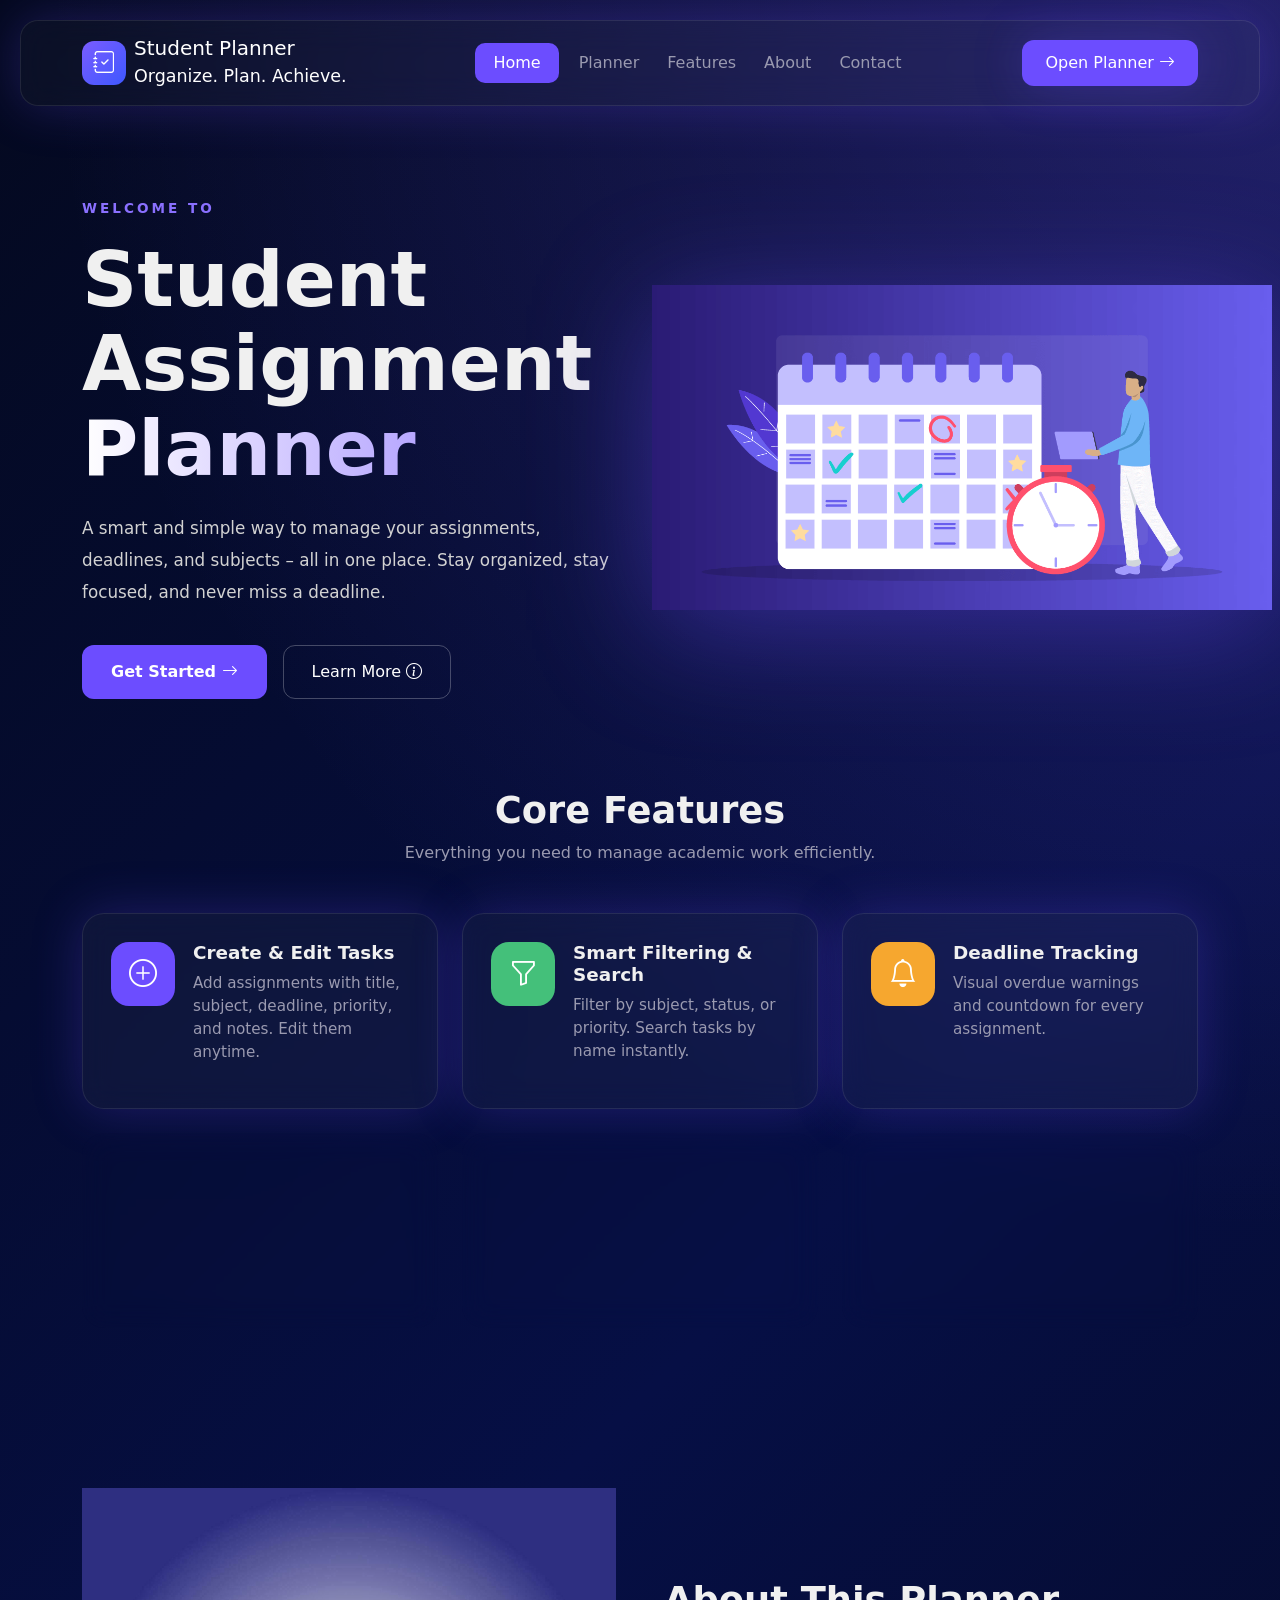
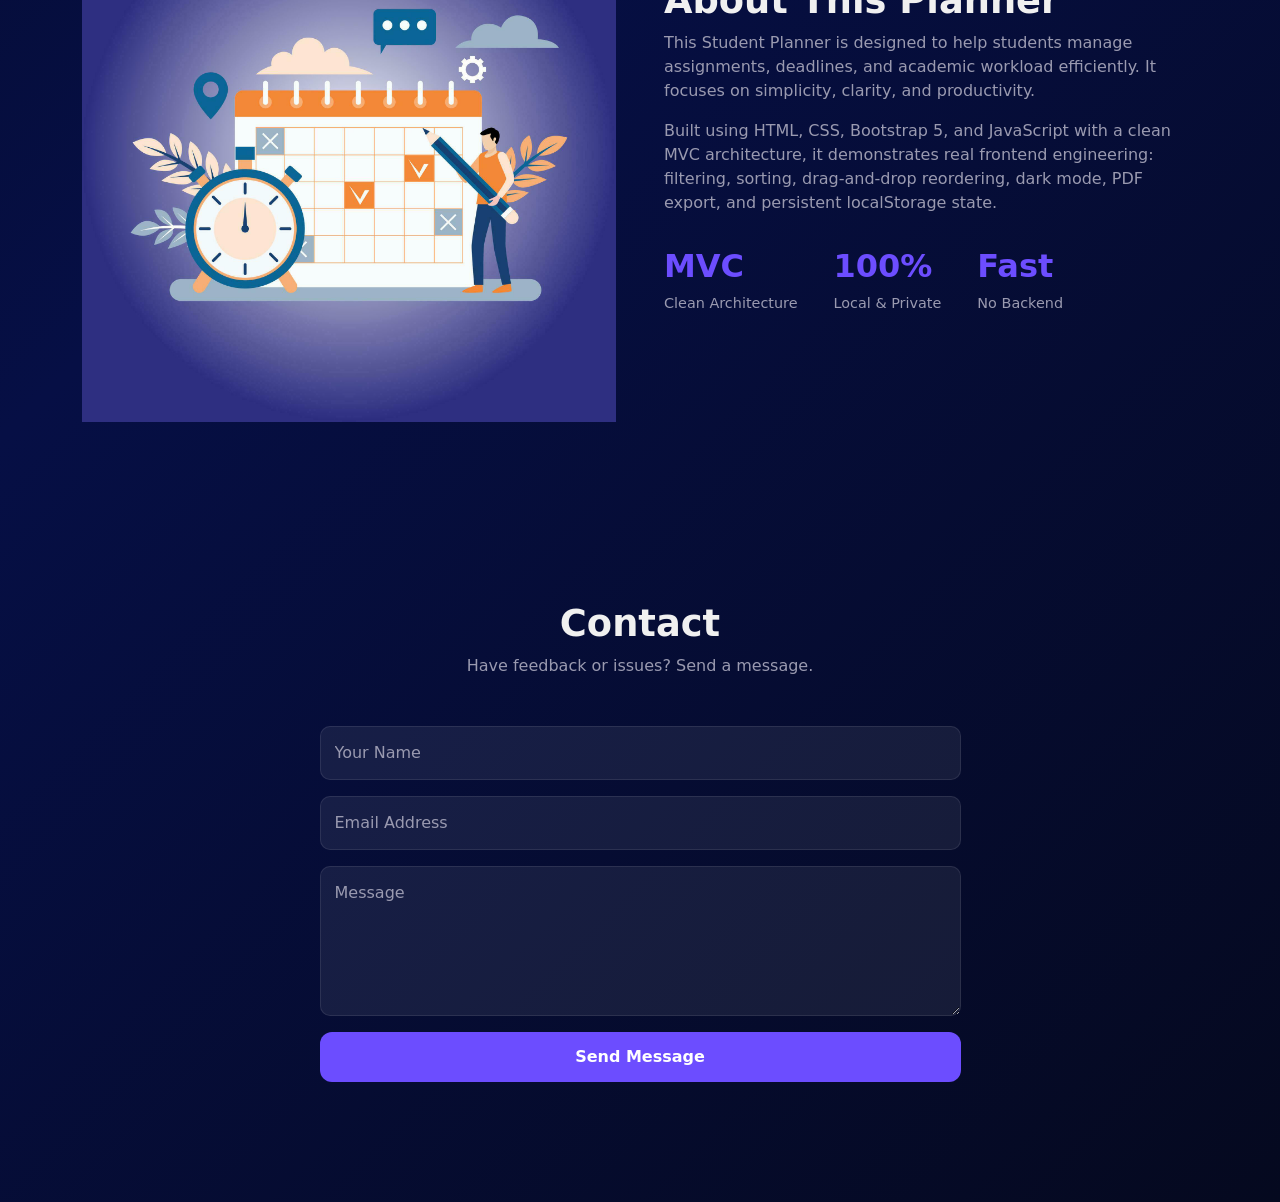
<file: index.html>
<!DOCTYPE html>
<html lang="en">
<head>
    <meta charset="UTF-8">
    <meta name="viewport" content="width=device-width, initial-scale=1.0">
    <title>Student Planner</title>

    <link href="https://cdn.jsdelivr.net/npm/bootstrap@5.3.3/dist/css/bootstrap.min.css" rel="stylesheet">
    <link rel="stylesheet" href="https://cdn.jsdelivr.net/npm/bootstrap-icons@1.11.3/font/bootstrap-icons.min.css">
    <link rel="stylesheet" href="style.css">

    <script src="https://cdn.jsdelivr.net/npm/bootstrap@5.3.3/dist/js/bootstrap.bundle.min.js"></script>
</head>
<body>

<div class="container-fluid hero-wrapper">

    <!-- Navbar -->
    <nav class="navbar navbar-expand-lg navbar-dark custom-nav sticky-top">
        <div class="container">
            <a class="navbar-brand d-flex align-items-center gap-2" href="#">
                <div class="logo-box"><i class="bi bi-journal-check"></i></div>
                <div>
                    <h5 class="mb-0">Student Planner</h5>
                    <small>Organize. Plan. Achieve.</small>
                </div>
            </a>

            <button class="navbar-toggler" data-bs-toggle="collapse" data-bs-target="#navMenu">
                <span class="navbar-toggler-icon"></span>
            </button>

            <div class="collapse navbar-collapse" id="navMenu">
                <ul class="navbar-nav mx-auto">
                    <li class="nav-item"><a class="nav-link active" href="#home">Home</a></li>
                    <li class="nav-item"><a class="nav-link" href="planner.html">Planner</a></li>
                    <li class="nav-item"><a class="nav-link" href="#features">Features</a></li>
                    <li class="nav-item"><a class="nav-link" href="#about">About</a></li>
                    <li class="nav-item"><a class="nav-link" href="#contact">Contact</a></li>
                </ul>
                <a href="planner.html" class="btn planner-btn">
                    Open Planner <i class="bi bi-arrow-right"></i>
                </a>
            </div>
        </div>
    </nav>

    <!-- Hero -->
    <section id="home" class="hero-section">
        <div class="container">
            <div class="row align-items-center">
                <div class="col-lg-6">
                    <span class="welcome-text">WELCOME TO</span>
                    <h1 class="hero-title">
                        Student Assignment
                        <span>Planner</span>
                    </h1>
                    <p class="hero-desc">
                        A smart and simple way to manage your assignments,
                        deadlines, and subjects – all in one place.
                        Stay organized, stay focused, and never miss a deadline.
                    </p>
                    <div class="hero-buttons">
                        <a href="planner.html" class="btn start-btn">
                            Get Started <i class="bi bi-arrow-right"></i>
                        </a>
                        <a href="#features" class="btn learn-btn">
                            Learn More <i class="bi bi-info-circle"></i>
                        </a>
                    </div>
                </div>
                <div class="col-lg-6 text-center">
                    <img src="planner.png" class="img-fluid hero-image" alt="Planner illustration">
                </div>
            </div>
        </div>
    </section>

    <!-- Features -->
    <section id="features" class="features-section">
        <div class="container">
            <div class="text-center mb-5">
                <h2 class="section-title">Core Features</h2>
                <p class="section-text">Everything you need to manage academic work efficiently.</p>
            </div>
            <div class="row g-4">
                <div class="col-lg-4">
                    <div class="feature-card">
                        <div class="icon purple"><i class="bi bi-plus-circle"></i></div>
                        <div>
                            <h4>Create & Edit Tasks</h4>
                            <p>Add assignments with title, subject, deadline, priority, and notes. Edit them anytime.</p>
                        </div>
                    </div>
                </div>
                <div class="col-lg-4">
                    <div class="feature-card">
                        <div class="icon green"><i class="bi bi-funnel"></i></div>
                        <div>
                            <h4>Smart Filtering & Search</h4>
                            <p>Filter by subject, status, or priority. Search tasks by name instantly.</p>
                        </div>
                    </div>
                </div>
                <div class="col-lg-4">
                    <div class="feature-card">
                        <div class="icon orange"><i class="bi bi-bell"></i></div>
                        <div>
                            <h4>Deadline Tracking</h4>
                            <p>Visual overdue warnings and countdown for every assignment.</p>
                        </div>
                    </div>
                </div>
                <div class="col-lg-4">
                    <div class="feature-card">
                        <div class="icon blue"><i class="bi bi-check2-circle"></i></div>
                        <div>
                            <h4>Progress Dashboard</h4>
                            <p>Live stats for total, completed, pending, and overdue tasks with a progress bar.</p>
                        </div>
                    </div>
                </div>
                <div class="col-lg-4">
                    <div class="feature-card">
                        <div class="icon purple"><i class="bi bi-download"></i></div>
                        <div>
                            <h4>Export to PDF</h4>
                            <p>Download your full task list as a PDF with one click using jsPDF.</p>
                        </div>
                    </div>
                </div>
                <div class="col-lg-4">
                    <div class="feature-card">
                        <div class="icon green"><i class="bi bi-moon-stars"></i></div>
                        <div>
                            <h4>Dark / Light Mode</h4>
                            <p>Switch between dark and light themes. Your preference is saved automatically.</p>
                        </div>
                    </div>
                </div>
            </div>
        </div>
    </section>

    <!-- About -->
    <section id="about" class="about-section">
        <div class="container">
            <div class="row align-items-center g-5">
                <div class="col-lg-6">
                    <img src="plan.png" class="img-fluid" alt="About illustration">
                </div>
                <div class="col-lg-6">
                    <h2 class="section-title">About This Planner</h2>
                    <p class="section-text">
                        This Student Planner is designed to help students manage assignments, deadlines,
                        and academic workload efficiently. It focuses on simplicity, clarity, and productivity.
                    </p>
                    <p class="section-text mt-3">
                        Built using HTML, CSS, Bootstrap 5, and JavaScript with a clean MVC architecture,
                        it demonstrates real frontend engineering: filtering, sorting, drag-and-drop reordering,
                        dark mode, PDF export, and persistent localStorage state.
                    </p>
                    <div class="about-stats">
                        <div><h3>MVC</h3><p>Clean Architecture</p></div>
                        <div><h3>100%</h3><p>Local & Private</p></div>
                        <div><h3>Fast</h3><p>No Backend</p></div>
                    </div>
                </div>
            </div>
        </div>
    </section>

    <!-- Contact -->
    <section id="contact" class="contact-section">
        <div class="container">
            <div class="text-center mb-5">
                <h2 class="section-title">Contact</h2>
                <p class="section-text">Have feedback or issues? Send a message.</p>
            </div>
            <div class="row justify-content-center">
                <div class="col-lg-7">
                    <div class="contact-form">
                        <div class="mb-3">
                            <input type="text" class="form-control" placeholder="Your Name">
                        </div>
                        <div class="mb-3">
                            <input type="email" class="form-control" placeholder="Email Address">
                        </div>
                        <div class="mb-3">
                            <textarea class="form-control" rows="5" placeholder="Message"></textarea>
                        </div>
                        <button class="btn add-btn w-100">Send Message</button>
                    </div>
                </div>
            </div>
        </div>
    </section>

</div>
</body>
</html>
</file>
<file: style.css>
/* ============================================================
   STUDENT PLANNER — style.css  (Enhanced v2)
   Themes: dark | light  ×  accent: purple | blue | green
   ============================================================ */

*, *::before, *::after { margin:0; padding:0; box-sizing:border-box; }

/* ── ACCENT PALETTES ─────────────────────────────────────── */
:root,
[data-accent="purple"] {
    --accent:       #6c4dff;
    --accent-light: #8a70ff;
    --accent-dim:   rgba(108,77,255,.18);
    --grad-a:       #7a5cff;
    --grad-b:       #3e58ff;
}
[data-accent="blue"] {
    --accent:       #2b7fff;
    --accent-light: #5b9fff;
    --accent-dim:   rgba(43,127,255,.18);
    --grad-a:       #2b7fff;
    --grad-b:       #0044cc;
}
[data-accent="green"] {
    --accent:       #16a34a;
    --accent-light: #22c55e;
    --accent-dim:   rgba(22,163,74,.18);
    --grad-a:       #16a34a;
    --grad-b:       #059669;
}

/* ── DARK THEME (default) ────────────────────────────────── */
:root {
    --green:        #44c07a;
    --orange:       #f6a72f;
    --red:          #ff4d6d;
    --blue:         #4a83ff;

    --bg:           #05091f;
    --bg-card:      rgba(255,255,255,.04);
    --bg-modal:     #0e1440;
    --border:       rgba(255,255,255,.09);
    --text:         #f0f0f0;
    --text-muted:   #9a9ab0;
    --input-bg:     rgba(255,255,255,.07);
    --nav-bg:       rgba(255,255,255,.03);
    --planner-bg:   #060f45;
    --shadow:       0 0 50px rgba(108,77,255,.25);
    --chip-bg:      rgba(255,255,255,.06);
    --chip-active:  var(--accent);
    --cal-bg:       rgba(255,255,255,.03);
    --cal-today:    var(--accent);
    --cal-event:    var(--accent-light);
}

/* ── LIGHT THEME ─────────────────────────────────────────── */
[data-theme="light"] {
    --bg:           #f4f6ff;
    --bg-card:      #ffffff;
    --bg-modal:     #ffffff;
    --border:       rgba(0,0,0,.09);
    --text:         #1a1a2e;
    --text-muted:   #666680;
    --input-bg:     #f0f2ff;
    --nav-bg:       rgba(255,255,255,.85);
    --planner-bg:   #eef0ff;
    --shadow:       0 4px 30px rgba(108,77,255,.12);
    --chip-bg:      rgba(108,77,255,.08);
    --cal-bg:       rgba(108,77,255,.04);
}

html { scroll-behavior: smooth; }

body {
    background: var(--bg);
    color: var(--text);
    font-family: 'Segoe UI', system-ui, sans-serif;
    transition: background .3s, color .3s;
}

/* ── HERO WRAPPER ────────────────────────────────────────── */
.hero-wrapper {
    min-height: 100vh;
    background:
        radial-gradient(circle at top right, rgba(123,92,255,.25), transparent 40%),
        linear-gradient(135deg, #04091f, #060f45, #05091f);
    padding: 20px;
}
[data-theme="light"] .hero-wrapper {
    background: linear-gradient(135deg,#eef0ff,#dde0ff,#eef0ff);
}

/* ── NAVBAR ──────────────────────────────────────────────── */
.custom-nav {
    border: 1px solid var(--border);
    border-radius: 18px;
    background: var(--nav-bg);
    backdrop-filter: blur(16px);
    box-shadow: var(--shadow);
    padding: 10px 20px;
}
.logo-box {
    width:44px; height:44px;
    border-radius:12px;
    background: linear-gradient(135deg, var(--grad-a), var(--grad-b));
    display:flex; align-items:center; justify-content:center;
    font-size:22px; color:white; flex-shrink:0;
}
.nav-link { color: var(--text-muted) !important; margin:0 6px; transition:color .2s; }
.nav-link:hover { color: var(--text) !important; }
.nav-link.active {
    background: var(--accent); color: white !important;
    border-radius:10px; padding:8px 18px !important;
}
.planner-btn {
    background: var(--accent); color: white !important;
    padding:10px 22px; border-radius:12px; font-weight:500; box-shadow:var(--shadow);
}
.planner-btn:hover { background: var(--accent-light); }

/* ── HERO ────────────────────────────────────────────────── */
.hero-section { padding:90px 0; }
.welcome-text { color:var(--accent-light); letter-spacing:3px; font-weight:600; font-size:.85rem; }
.hero-title {
    font-size: clamp(2.8rem,6vw,5rem);
    font-weight:800; line-height:1.1; margin-top:18px;
}
.hero-title span {
    display:block;
    background: linear-gradient(90deg, #ffffff, var(--accent-light));
    -webkit-background-clip:text; -webkit-text-fill-color:transparent;
}
[data-theme="light"] .hero-title span {
    background: linear-gradient(90deg, #1a1a2e, var(--accent));
    -webkit-background-clip:text; -webkit-text-fill-color:transparent;
}
.hero-desc { color:#d2d2d2; margin-top:22px; line-height:1.9; font-size:1.05rem; max-width:580px; }
[data-theme="light"] .hero-desc { color: var(--text-muted); }
.hero-buttons { margin-top:36px; display:flex; gap:16px; flex-wrap:wrap; }
.start-btn { background:var(--accent); color:white; padding:14px 28px; border-radius:12px; font-weight:600; }
.learn-btn { border:1px solid rgba(255,255,255,.25); color:white; padding:14px 28px; border-radius:12px; }
[data-theme="light"] .learn-btn { border-color:var(--border); color:var(--text); }
.hero-image { max-width:620px; filter:drop-shadow(0 20px 60px rgba(108,77,255,.4)); }

/* ── SECTIONS ────────────────────────────────────────────── */
.section-title { font-size:2.3rem; font-weight:700; }
.section-text  { color:var(--text-muted); max-width:680px; margin:auto; }
.features-section { padding-bottom:60px; }

.feature-card {
    background:var(--bg-card); border:1px solid var(--border);
    border-radius:22px; padding:28px;
    display:flex; gap:18px; align-items:flex-start;
    height:100%; box-shadow:var(--shadow); backdrop-filter:blur(14px);
    transition:transform .25s;
}
.feature-card:hover { transform:translateY(-4px); }
.feature-card h4 { font-size:1.15rem; font-weight:600; }
.feature-card p  { color:var(--text-muted); margin-top:8px; font-size:.95rem; }

.icon {
    min-width:64px; height:64px; border-radius:18px;
    display:flex; align-items:center; justify-content:center;
    font-size:28px; color:white; flex-shrink:0;
}
.icon.purple { background:var(--accent); }
.icon.green  { background:var(--green);  }
.icon.orange { background:var(--orange); }
.icon.blue   { background:var(--blue);   }

.about-section { padding:100px 0; }
.about-stats { display:flex; gap:36px; margin-top:32px; flex-wrap:wrap; }
.about-stats h3 { color:var(--accent); font-size:2rem; font-weight:800; }
.about-stats p  { color:var(--text-muted); font-size:.9rem; }

.contact-section { padding:80px 0 100px; }
.contact-form .form-control { padding:14px; border-radius:12px; margin-bottom:4px; }

/* ── PLANNER PAGE ────────────────────────────────────────── */
.planner-section { min-height:100vh; padding:80px 0 100px; background:var(--bg); }
.plan-text {
    font-size:2.5rem; font-weight:800;
    background: linear-gradient(90deg, var(--text), var(--accent-light));
    -webkit-background-clip:text; -webkit-text-fill-color:transparent;
}
.planner-box {
    background:var(--planner-bg); border:1px solid var(--border);
    border-radius:24px; padding:36px; box-shadow:var(--shadow);
}

/* ── THEME + ACCENT CONTROLS ─────────────────────────────── */
.navbar-controls { display:flex; align-items:center; gap:8px; }
.accent-dots { display:flex; gap:6px; align-items:center; }
.accent-dot {
    width:18px; height:18px; border-radius:50%; cursor:pointer;
    border:2px solid transparent; transition:transform .2s, border-color .2s;
}
.accent-dot:hover { transform:scale(1.2); }
.accent-dot.active { border-color: white; transform:scale(1.15); }
[data-theme="light"] .accent-dot.active { border-color:#333; }
.dot-purple { background:#6c4dff; }
.dot-blue   { background:#2b7fff; }
.dot-green  { background:#16a34a; }

/* ── FORM INPUTS ─────────────────────────────────────────── */
.form-control, .form-select {
    background: var(--input-bg) !important;
    border: 1px solid var(--border) !important;
    color: var(--text) !important;
    border-radius:10px !important;
    padding:12px 14px;
}
.form-control:focus, .form-select:focus {
    box-shadow: 0 0 0 3px var(--accent-dim) !important;
    border-color: var(--accent) !important;
}
.form-control::placeholder { color:var(--text-muted) !important; }
.form-select option { background:var(--bg-modal); color:var(--text); }

.add-btn {
    background:var(--accent); color:white !important;
    padding:12px 24px; border-radius:12px; font-weight:600;
    transition:background .2s, transform .15s;
}
.add-btn:hover { background:var(--accent-light); transform:translateY(-1px); }

/* ── STATS ROW ───────────────────────────────────────────── */
.stats-row {
    display:grid;
    grid-template-columns:repeat(4,1fr);
    gap:16px;
}
.stat-card {
    background:var(--bg-card); border:1px solid var(--border);
    border-radius:18px; padding:20px 22px;
    display:flex; align-items:center; gap:16px;
    box-shadow:var(--shadow); backdrop-filter:blur(12px);
    transition:transform .2s;
}
.stat-card:hover { transform:translateY(-3px); }
.stat-icon {
    width:48px; height:48px; border-radius:14px;
    display:flex; align-items:center; justify-content:center;
    font-size:22px; flex-shrink:0;
}
.stat-icon.total   { background:rgba(108,77,255,.2);  color:var(--accent-light); }
.stat-icon.done    { background:rgba(68,192,122,.2);  color:var(--green); }
.stat-icon.pending { background:rgba(246,167,47,.2);  color:var(--orange); }
.stat-icon.overdue { background:rgba(255,77,109,.2);  color:var(--red); }
.stat-num   { font-size:2rem; font-weight:800; line-height:1; }
.stat-label { color:var(--text-muted); font-size:.8rem; margin-top:2px; }

/* ── PROGRESS ────────────────────────────────────────────── */
.progress-section {}
.progress-bar { background: linear-gradient(90deg, var(--accent), var(--accent-light)); }

/* ── TAB NAV ─────────────────────────────────────────────── */
.planner-tabs {
    display:flex; gap:8px; margin-bottom:24px; flex-wrap:wrap;
    border-bottom:1px solid var(--border); padding-bottom:12px;
}
.tab-btn {
    background:none; border:none; color:var(--text-muted);
    padding:8px 16px; border-radius:10px; cursor:pointer;
    font-size:.9rem; font-weight:500; transition:all .2s;
    display:flex; align-items:center; gap:6px;
}
.tab-btn:hover { color:var(--text); background:var(--chip-bg); }
.tab-btn.active { background:var(--accent); color:white; }

.tab-pane { display:none; animation:fadeIn .25s ease; }
.tab-pane.active { display:block; }

/* ── CONTROLS ────────────────────────────────────────────── */
.controls-row {
    display:flex; gap:12px; align-items:center; flex-wrap:wrap;
}
.search-wrap { position:relative; flex:1; min-width:180px; }
.search-icon {
    position:absolute; left:12px; top:50%; transform:translateY(-50%);
    color:var(--text-muted); pointer-events:none;
}
.search-input { padding-left:36px !important; }
.filter-select { max-width:180px; }

.sort-chips { display:flex; align-items:center; gap:8px; flex-wrap:wrap; }
.sort-label { color:var(--text-muted); font-size:.82rem; }
.chip {
    background:var(--chip-bg); border:1px solid var(--border);
    color:var(--text-muted); border-radius:20px;
    padding:5px 14px; font-size:.82rem; cursor:pointer;
    transition:all .2s;
}
.chip:hover, .chip.active { background:var(--accent); border-color:var(--accent); color:white; }

.action-bar { display:flex; gap:10px; flex-wrap:wrap; }
.action-outline-btn {
    border:1px solid var(--border); background:transparent;
    color:var(--text-muted); border-radius:10px;
    padding:8px 16px; font-size:.85rem; cursor:pointer;
    transition:all .2s;
}
.action-outline-btn:hover { border-color:var(--accent); color:var(--accent) !important; background:var(--accent-dim); }

/* ── TASK CARDS ──────────────────────────────────────────── */
.task-card {
    background:var(--bg-card); border:1px solid var(--border);
    border-radius:16px; padding:18px 20px; margin-bottom:12px;
    display:flex; align-items:flex-start; gap:14px;
    transition:transform .2s, box-shadow .2s, opacity .3s;
    animation:fadeIn .25s ease; cursor:default;
}
@keyframes fadeIn {
    from { opacity:0; transform:translateY(8px); }
    to   { opacity:1; transform:translateY(0); }
}
.task-card:hover { transform:translateY(-2px); box-shadow:0 8px 30px rgba(0,0,0,.15); }
.task-card.high   { border-left:4px solid var(--red);    }
.task-card.medium { border-left:4px solid var(--orange); }
.task-card.low    { border-left:4px solid var(--green);  }
.task-card.completed { opacity:.65; }
.task-card.overdue   { background:rgba(255,77,109,.06); border-color:rgba(255,77,109,.3); }
.task-card.dragging  { opacity:.5; box-shadow:0 12px 40px rgba(108,77,255,.4); }
.task-card.drag-over { border:2px dashed var(--accent); background:var(--accent-dim); }

.task-check { flex-shrink:0; padding-top:2px; }
.check-btn {
    background:none; border:none; color:var(--text-muted);
    font-size:1.4rem; cursor:pointer; transition:color .2s, transform .15s; line-height:1;
}
.check-btn:hover   { color:var(--green); transform:scale(1.1); }
.check-btn.checked { color:var(--green); }

.task-body { flex:1; min-width:0; }
.task-top {
    display:flex; align-items:flex-start;
    justify-content:space-between; gap:12px; flex-wrap:wrap;
}
.task-title { font-size:1rem; font-weight:600; margin:0; color:var(--text); }
.task-title.strikethrough { text-decoration:line-through; color:var(--text-muted); }
.task-badges { display:flex; gap:6px; flex-wrap:wrap; }

.badge-subject {
    background:var(--accent-dim); color:var(--accent-light);
    border-radius:20px; padding:3px 10px; font-size:.75rem; font-weight:600; white-space:nowrap;
}
.badge-priority { border-radius:20px; padding:3px 10px; font-size:.75rem; font-weight:600; text-transform:capitalize; white-space:nowrap; }
.badge-priority.high   { background:rgba(255,77,109,.15); color:#ff8099; }
.badge-priority.medium { background:rgba(246,167,47,.15);  color:#f6c97f; }
.badge-priority.low    { background:rgba(68,192,122,.15);  color:#6ddb9d; }

.task-meta { display:flex; align-items:center; gap:12px; margin-top:8px; flex-wrap:wrap; font-size:.82rem; color:var(--text-muted); }
.badge-done     { background:rgba(68,192,122,.15); color:var(--green);   border-radius:20px; padding:2px 10px; font-size:.78rem; }
.badge-overdue  { background:rgba(255,77,109,.15); color:#ff8099;        border-radius:20px; padding:2px 10px; font-size:.78rem; }
.badge-due-soon { background:rgba(246,167,47,.15); color:var(--orange);  border-radius:20px; padding:2px 10px; font-size:.78rem; }
.badge-days     { background:var(--chip-bg); color:var(--text-muted);    border-radius:20px; padding:2px 10px; font-size:.78rem; }
.task-notes { color:var(--text-muted); font-size:.85rem; margin-top:6px; font-style:italic; }

.task-actions { display:flex; align-items:center; gap:6px; flex-shrink:0; }
.action-btn {
    width:34px; height:34px; border:1px solid var(--border);
    background:transparent; border-radius:8px; color:var(--text-muted);
    display:flex; align-items:center; justify-content:center;
    cursor:pointer; font-size:.95rem; transition:all .2s;
}
.edit-btn:hover   { border-color:var(--blue); color:var(--blue); background:rgba(74,131,255,.1); }
.delete-btn:hover { border-color:var(--red);  color:var(--red);  background:rgba(255,77,109,.1); }
.drag-handle { color:var(--text-muted); cursor:grab; font-size:1.1rem; opacity:.5; transition:opacity .2s; }
.drag-handle:hover  { opacity:1; }
.drag-handle:active { cursor:grabbing; }

/* ── EMPTY STATE ─────────────────────────────────────────── */
.empty-state { text-align:center; padding:60px 20px; color:var(--text-muted); }
.empty-icon  { font-size:3rem; margin-bottom:12px; }
.empty-state h5 { font-weight:600; margin-bottom:8px; color:var(--text); }
.empty-state p  { font-size:.95rem; }

/* ── MODAL ───────────────────────────────────────────────── */
.custom-modal {
    background:var(--bg-modal); border:1px solid var(--border);
    border-radius:20px; color:var(--text);
}
.custom-modal .form-label { color:var(--text-muted); font-size:.85rem; }
.btn-close-white { filter:invert(1) grayscale(1) brightness(2); }
[data-theme="light"] .btn-close-white { filter:none; }
.modal-header, .modal-footer { background:transparent; }
.btn-secondary { background:var(--chip-bg); border-color:var(--border); color:var(--text); }

/* ── TOAST ───────────────────────────────────────────────── */
#toastContainer {
    position:fixed; bottom:24px; right:24px;
    z-index:9999; display:flex; flex-direction:column; gap:10px;
}
.toast-item {
    background:var(--bg-card); border:1px solid var(--border);
    border-radius:12px; padding:12px 20px;
    font-size:.9rem; font-weight:500;
    box-shadow:0 8px 30px rgba(0,0,0,.25);
    opacity:0; transform:translateX(40px);
    transition:all .35s ease;
    display:flex; align-items:center; gap:10px; min-width:220px;
}
[data-theme="light"] .toast-item { background:#fff; }
.toast-item.show { opacity:1; transform:translateX(0); }
.toast-success { border-left:4px solid var(--green);  }
.toast-error   { border-left:4px solid var(--red);    }
.toast-info    { border-left:4px solid var(--blue);   }
.toast-warning { border-left:4px solid var(--orange); }
.toast-success i { color:var(--green);  }
.toast-error   i { color:var(--red);    }
.toast-info    i { color:var(--blue);   }
.toast-warning i { color:var(--orange); }

/* ── ICON BUTTON ─────────────────────────────────────────── */
.icon-btn {
    width:40px; height:40px; border-radius:10px;
    border:1px solid var(--border); background:var(--bg-card);
    color:var(--text); display:flex; align-items:center; justify-content:center;
    transition:all .2s; padding:0; cursor:pointer;
}
.icon-btn:hover { border-color:var(--accent); color:var(--accent); }

/* ── POMODORO ────────────────────────────────────────────── */
.pomodoro-card {
    background:var(--bg-card); border:1px solid var(--border);
    border-radius:24px; padding:36px; text-align:center;
    box-shadow:var(--shadow); max-width:460px; margin:0 auto;
}
.pomo-ring {
    width:200px; height:200px; margin:0 auto 24px;
    position:relative;
}
.pomo-ring svg { transform:rotate(-90deg); }
.pomo-ring-bg   { fill:none; stroke:var(--border); stroke-width:10; }
.pomo-ring-fill {
    fill:none; stroke:var(--accent); stroke-width:10;
    stroke-linecap:round;
    stroke-dasharray: 565;
    stroke-dashoffset: 0;
    transition: stroke-dashoffset .9s linear, stroke .3s;
}
.pomo-time {
    position:absolute; top:50%; left:50%; transform:translate(-50%,-50%);
    font-size:2.6rem; font-weight:800; color:var(--text); line-height:1;
}
.pomo-label {
    font-size:.8rem; color:var(--text-muted); margin-top:4px; letter-spacing:2px; text-transform:uppercase;
}
.pomo-mode-tabs { display:flex; gap:8px; justify-content:center; margin-bottom:28px; flex-wrap:wrap; }
.pomo-mode-btn {
    background:var(--chip-bg); border:1px solid var(--border);
    color:var(--text-muted); border-radius:20px;
    padding:6px 16px; font-size:.82rem; cursor:pointer; transition:all .2s;
}
.pomo-mode-btn.active { background:var(--accent); border-color:var(--accent); color:white; }

.pomo-controls { display:flex; justify-content:center; gap:12px; margin-top:20px; flex-wrap:wrap; }
.pomo-btn {
    width:52px; height:52px; border-radius:50%;
    border:none; font-size:1.2rem; cursor:pointer;
    display:flex; align-items:center; justify-content:center;
    transition:transform .15s, background .2s;
}
.pomo-btn:hover { transform:scale(1.08); }
.pomo-btn.play  { background:var(--accent); color:white; width:64px; height:64px; font-size:1.5rem; }
.pomo-btn.reset { background:var(--chip-bg); border:1px solid var(--border); color:var(--text-muted); }
.pomo-btn.skip  { background:var(--chip-bg); border:1px solid var(--border); color:var(--text-muted); }

.pomo-sessions {
    margin-top:24px; display:flex; gap:8px; justify-content:center; flex-wrap:wrap;
}
.session-dot {
    width:14px; height:14px; border-radius:50%;
    background:var(--border); border:1px solid var(--border); transition:background .3s;
}
.session-dot.done { background:var(--accent); }

.pomo-duration-row {
    display:flex; gap:12px; justify-content:center; margin-top:20px; flex-wrap:wrap;
}
.pomo-duration-group { display:flex; flex-direction:column; align-items:center; gap:4px; }
.pomo-duration-group label { font-size:.75rem; color:var(--text-muted); text-transform:uppercase; letter-spacing:1px; }
.pomo-duration-input {
    width:70px; text-align:center;
    background:var(--input-bg); border:1px solid var(--border);
    color:var(--text); border-radius:8px; padding:6px; font-size:.9rem;
}

/* ── CHARTS SECTION ──────────────────────────────────────── */
.charts-grid {
    display:grid; grid-template-columns:1fr 1fr; gap:20px;
}
.chart-card {
    background:var(--bg-card); border:1px solid var(--border);
    border-radius:20px; padding:24px; box-shadow:var(--shadow);
}
.chart-card h6 { font-weight:600; margin-bottom:16px; color:var(--text); }
.chart-wrap { position:relative; height:220px; }

/* ── CALENDAR ────────────────────────────────────────────── */
.cal-header {
    display:flex; align-items:center; justify-content:space-between;
    margin-bottom:16px;
}
.cal-header h5 { font-weight:700; font-size:1.1rem; }
.cal-nav {
    background:var(--chip-bg); border:1px solid var(--border);
    color:var(--text); border-radius:8px; width:32px; height:32px;
    display:flex; align-items:center; justify-content:center; cursor:pointer;
    transition:all .2s; font-size:1rem;
}
.cal-nav:hover { background:var(--accent); border-color:var(--accent); color:white; }

.cal-grid { display:grid; grid-template-columns:repeat(7,1fr); gap:4px; }
.cal-day-name { text-align:center; font-size:.72rem; font-weight:600; color:var(--text-muted); padding:6px 0; }
.cal-day {
    min-height:52px; border-radius:10px; padding:6px;
    background:var(--cal-bg); border:1px solid transparent;
    cursor:pointer; transition:all .2s; position:relative;
}
.cal-day:hover { border-color:var(--accent); }
.cal-day.other-month { opacity:.3; }
.cal-day.today { border-color:var(--accent); background:var(--accent-dim); }
.cal-day.has-event { border-color:rgba(108,77,255,.4); }
.cal-day-num {
    font-size:.8rem; font-weight:600; display:block;
    color:var(--text-muted);
}
.cal-day.today .cal-day-num { color:var(--accent); }
.cal-event-dot {
    display:inline-block; width:6px; height:6px; border-radius:50%;
    margin:2px 1px 0; vertical-align:top;
}
.cal-event-dot.high   { background:var(--red); }
.cal-event-dot.medium { background:var(--orange); }
.cal-event-dot.low    { background:var(--green); }

.cal-legend { display:flex; gap:12px; margin-top:12px; flex-wrap:wrap; }
.cal-legend-item { display:flex; align-items:center; gap:5px; font-size:.75rem; color:var(--text-muted); }
.cal-legend-dot  { width:8px; height:8px; border-radius:50%; flex-shrink:0; }

.cal-tooltip {
    position:absolute; bottom:calc(100% + 6px); left:50%; transform:translateX(-50%);
    background:var(--bg-modal); border:1px solid var(--border);
    border-radius:10px; padding:8px 12px; min-width:160px;
    box-shadow:0 8px 30px rgba(0,0,0,.3); z-index:100;
    display:none; font-size:.8rem; white-space:nowrap;
}
.cal-day:hover .cal-tooltip { display:block; }
.cal-tooltip-title { font-weight:700; margin-bottom:4px; color:var(--text); }
.cal-tooltip-item  { color:var(--text-muted); }

/* ── UPCOMING DEADLINES ──────────────────────────────────── */
.upcoming-list { display:flex; flex-direction:column; gap:10px; }
.upcoming-item {
    background:var(--bg-card); border:1px solid var(--border);
    border-radius:12px; padding:12px 16px;
    display:flex; align-items:center; gap:12px;
}
.upcoming-dot { width:10px; height:10px; border-radius:50%; flex-shrink:0; }
.upcoming-info { flex:1; min-width:0; }
.upcoming-title { font-weight:600; font-size:.9rem; }
.upcoming-sub   { color:var(--text-muted); font-size:.78rem; margin-top:2px; }
.upcoming-days  { font-size:.8rem; font-weight:700; white-space:nowrap; }
.upcoming-days.urgent  { color:var(--red); }
.upcoming-days.warning { color:var(--orange); }
.upcoming-days.ok      { color:var(--green); }

/* ── DIVIDERS / MISC ─────────────────────────────────────── */
.divider        { border-color:var(--border) !important; }
.section-label  { color:var(--text-muted); font-size:.85rem; font-weight:600; letter-spacing:.04em; text-transform:uppercase; }
.opacity-60     { opacity:.6; }

/* ── MOBILE ──────────────────────────────────────────────── */
@media (max-width:991px) {
    .hero-title { font-size:2.8rem; }
    .hero-section { text-align:center; }
    .hero-buttons { justify-content:center; }
    .hero-image { margin-top:40px; }
    .hero-desc  { margin:20px auto 0; }
    .charts-grid { grid-template-columns:1fr; }
}
@media (max-width:767px) {
    .stats-row { grid-template-columns:repeat(2,1fr); }
    .filter-select { max-width:100%; }
    .controls-row  { flex-direction:column; }
    .task-top { flex-direction:column; }
    .task-card { flex-wrap:wrap; }
    .task-actions { width:100%; justify-content:flex-end; }
    .planner-box { padding:22px 16px; }
    .about-stats { gap:20px; }
    .plan-text  { font-size:2rem; }
    .charts-grid { grid-template-columns:1fr; }
}
@media (max-width:480px) {
    .stats-row { grid-template-columns:repeat(2,1fr); gap:10px; }
    .stat-card  { padding:14px; }
    .stat-num   { font-size:1.5rem; }
    .hero-title { font-size:2.2rem; }
    .cal-day    { min-height:40px; }
}
@media (prefers-reduced-motion:reduce) {
    *, *::before, *::after { animation:none !important; transition:none !important; }
}
</file>
